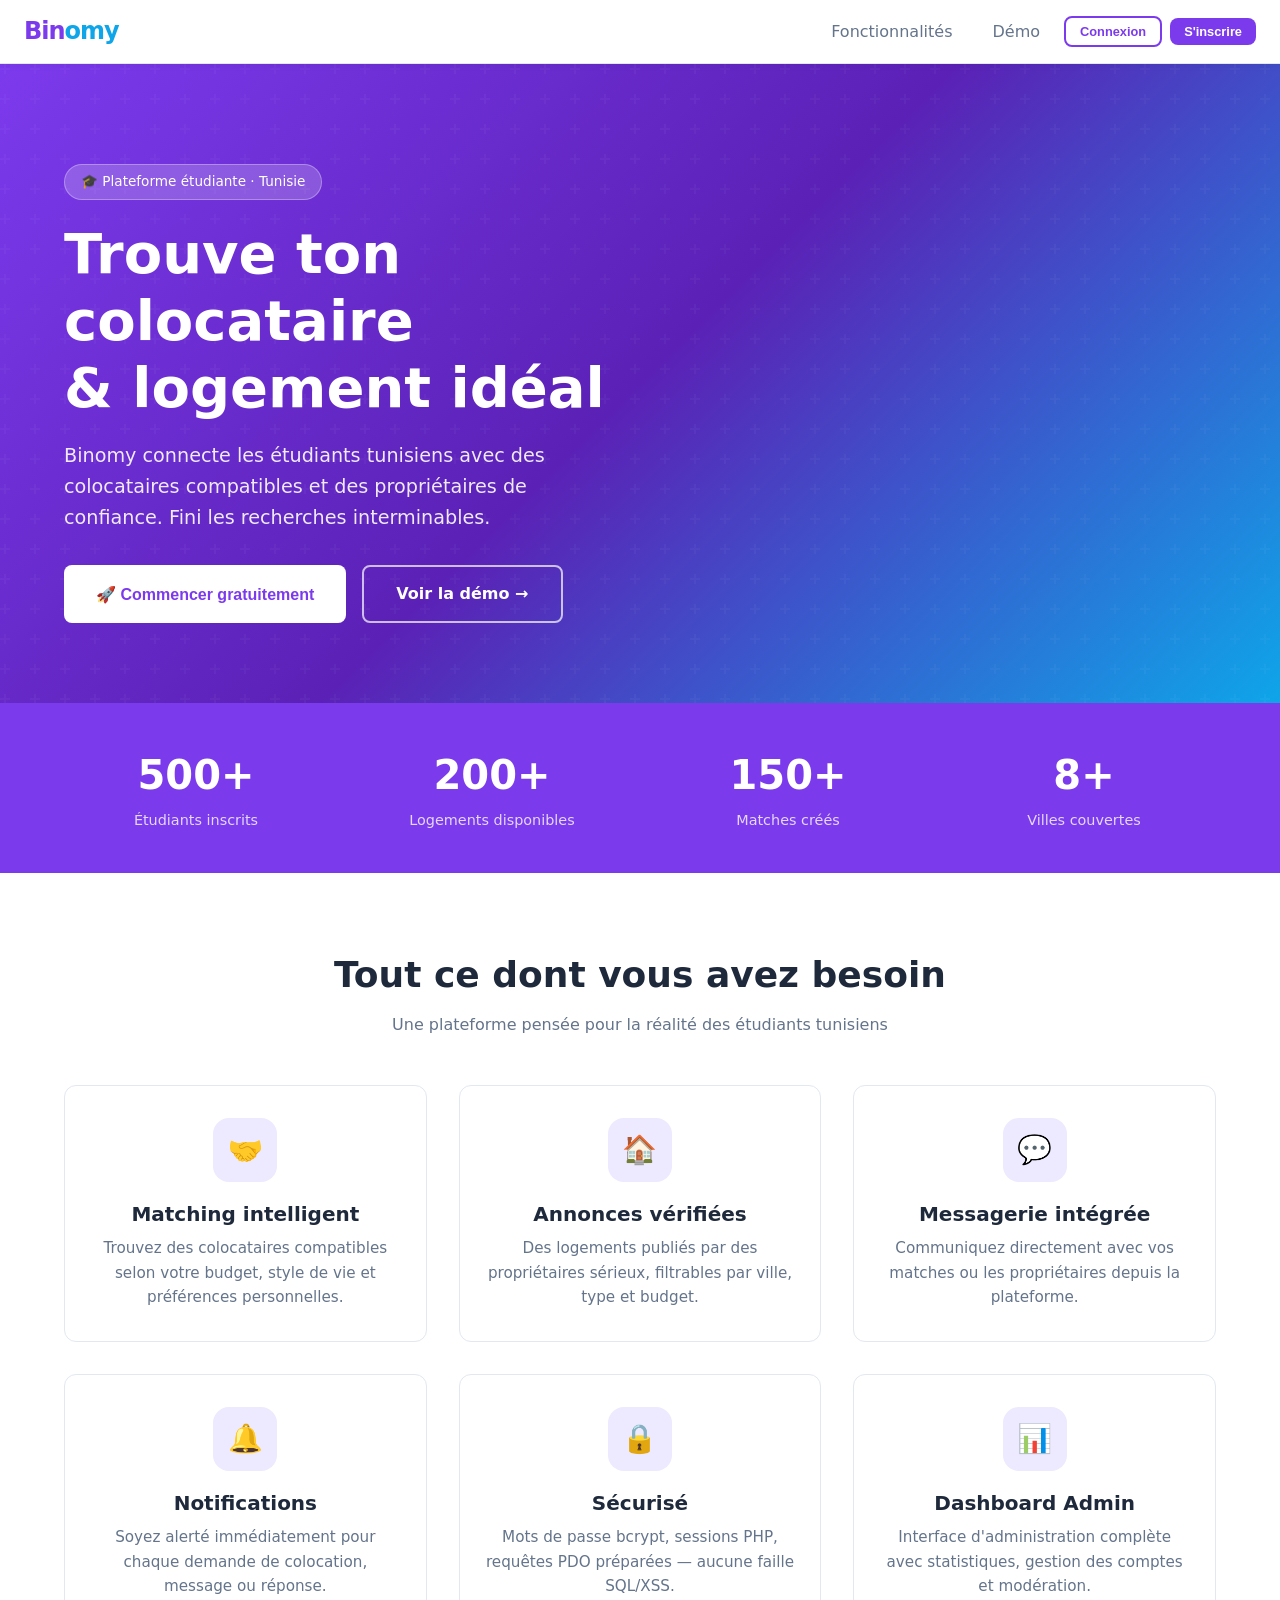
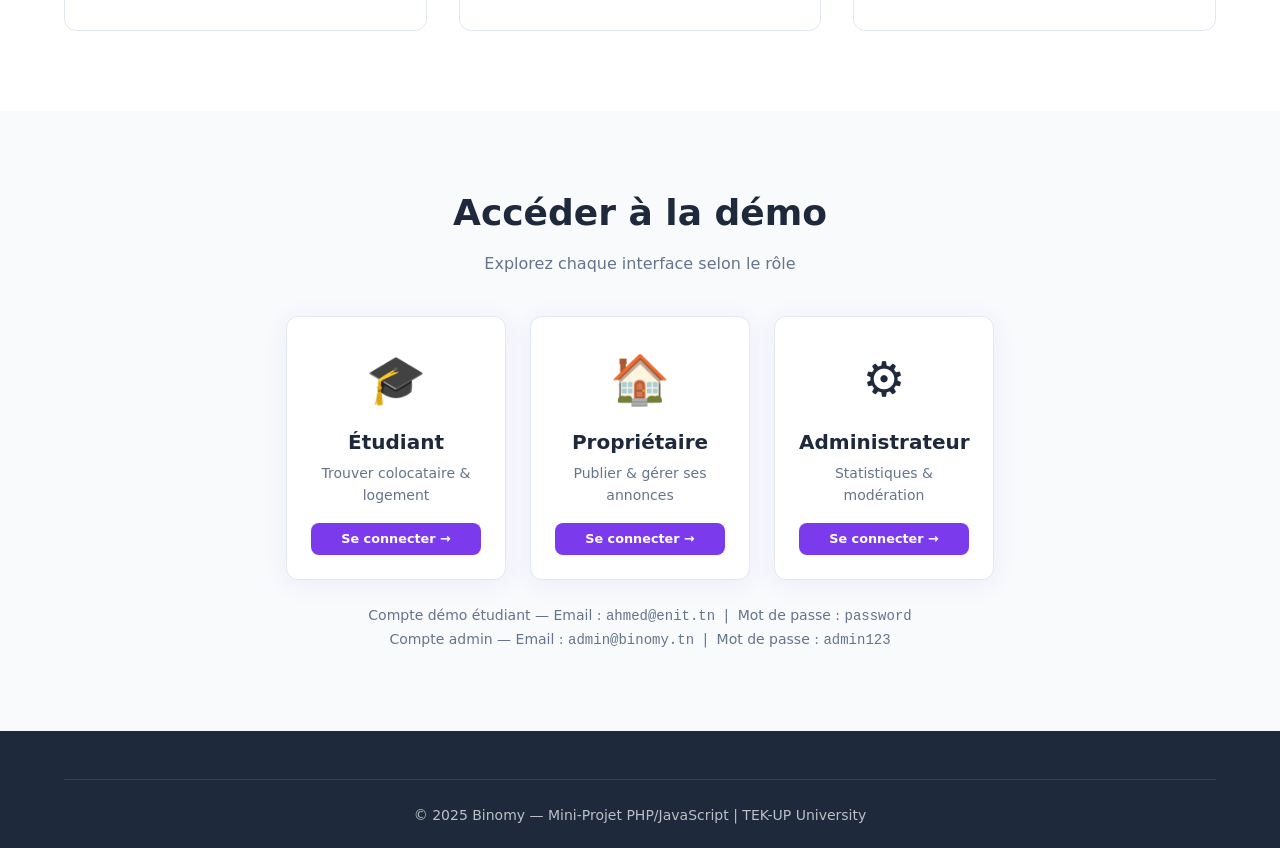
<file: index.html>
<!DOCTYPE html>
<html lang="fr">

<head>
    <meta charset="UTF-8">
    <meta name="viewport" content="width=device-width, initial-scale=1.0">
    <title>Binomy — Trouve ton colocataire idéal</title>
    <link rel="stylesheet" href="css/style.css">
</head>

<body>

    <!-- ===== NAVBAR ===== -->
    <nav class="navbar">
        <div class="navbar-brand">Bin<span>omy</span></div>
        <div class="navbar-links">
            <a href="#features">Fonctionnalités</a>
            <a href="#demo">Démo</a>
            <button class="btn btn-outline btn-sm" onclick="openModal('login')">Connexion</button>
            <button class="btn btn-primary btn-sm" onclick="openModal('register')">S'inscrire</button>
        </div>
    </nav>

    <!-- ===== HERO ===== -->
    <section class="hero">
        <div class="container">
            <div class="hero-content">
                <div
                    style="display:inline-block;background:rgba(255,255,255,.2);border:1px solid rgba(255,255,255,.3);border-radius:999px;padding:6px 16px;font-size:.85rem;margin-bottom:20px;">
                    🎓 Plateforme étudiante · Tunisie
                </div>
                <h1>Trouve ton colocataire<br>&amp; logement idéal</h1>
                <p>Binomy connecte les étudiants tunisiens avec des colocataires compatibles et des propriétaires de
                    confiance. Fini les recherches interminables.</p>
                <div class="hero-cta">
                    <button class="btn-white" onclick="openModal('register')">
                        🚀 Commencer gratuitement
                    </button>
                    <a href="#demo" class="btn-outline-white">Voir la démo →</a>
                </div>
            </div>
        </div>
    </section>

    <!-- ===== STATS ===== -->
    <div class="stats-bar">
        <div class="container">
            <div class="stats-grid">
                <div><span class="stat-number">500+</span><span class="stat-label">Étudiants inscrits</span></div>
                <div><span class="stat-number">200+</span><span class="stat-label">Logements disponibles</span></div>
                <div><span class="stat-number">150+</span><span class="stat-label">Matches créés</span></div>
                <div><span class="stat-number">8+</span><span class="stat-label">Villes couvertes</span></div>
            </div>
        </div>
    </div>

    <!-- ===== FEATURES ===== -->
    <section class="features" id="features">
        <div class="container">
            <h2 class="text-center">Tout ce dont vous avez besoin</h2>
            <p class="text-center text-muted mt-4">Une plateforme pensée pour la réalité des étudiants tunisiens</p>
            <div class="features-grid">
                <div class="feature-card">
                    <div class="feature-icon">🤝</div>
                    <h3>Matching intelligent</h3>
                    <p>Trouvez des colocataires compatibles selon votre budget, style de vie et préférences
                        personnelles.</p>
                </div>
                <div class="feature-card">
                    <div class="feature-icon">🏠</div>
                    <h3>Annonces vérifiées</h3>
                    <p>Des logements publiés par des propriétaires sérieux, filtrables par ville, type et budget.</p>
                </div>
                <div class="feature-card">
                    <div class="feature-icon">💬</div>
                    <h3>Messagerie intégrée</h3>
                    <p>Communiquez directement avec vos matches ou les propriétaires depuis la plateforme.</p>
                </div>
                <div class="feature-card">
                    <div class="feature-icon">🔔</div>
                    <h3>Notifications</h3>
                    <p>Soyez alerté immédiatement pour chaque demande de colocation, message ou réponse.</p>
                </div>
                <div class="feature-card">
                    <div class="feature-icon">🔒</div>
                    <h3>Sécurisé</h3>
                    <p>Mots de passe bcrypt, sessions PHP, requêtes PDO préparées — aucune faille SQL/XSS.</p>
                </div>
                <div class="feature-card">
                    <div class="feature-icon">📊</div>
                    <h3>Dashboard Admin</h3>
                    <p>Interface d'administration complète avec statistiques, gestion des comptes et modération.</p>
                </div>
            </div>
        </div>
    </section>

    <!-- ===== DEMO ===== -->
    <section style="padding:80px 0;background:var(--bg)" id="demo">
        <div class="container text-center">
            <h2>Accéder à la démo</h2>
            <p class="text-muted mt-4" style="margin-bottom:40px">Explorez chaque interface selon le rôle</p>
            <div style="display:flex;gap:24px;justify-content:center;flex-wrap:wrap">
                <div class="card demo-card" onclick="openModal('login')">
                    <div style="font-size:48px;margin-bottom:12px">🎓</div>
                    <h3>Étudiant</h3>
                    <p class="text-muted" style="font-size:.875rem;margin-top:8px">Trouver colocataire &amp; logement
                    </p>
                    <div class="btn btn-primary btn-sm" style="margin-top:16px;width:100%;justify-content:center">Se
                        connecter →</div>
                </div>
                <div class="card demo-card" onclick="openModal('login')">
                    <div style="font-size:48px;margin-bottom:12px">🏠</div>
                    <h3>Propriétaire</h3>
                    <p class="text-muted" style="font-size:.875rem;margin-top:8px">Publier &amp; gérer ses annonces</p>
                    <div class="btn btn-primary btn-sm" style="margin-top:16px;width:100%;justify-content:center">Se
                        connecter →</div>
                </div>
                <div class="card demo-card" onclick="openModal('login')">
                    <div style="font-size:48px;margin-bottom:12px">⚙️</div>
                    <h3>Administrateur</h3>
                    <p class="text-muted" style="font-size:.875rem;margin-top:8px">Statistiques &amp; modération</p>
                    <div class="btn btn-primary btn-sm" style="margin-top:16px;width:100%;justify-content:center">Se
                        connecter →</div>
                </div>
            </div>
            <p class="text-muted" style="margin-top:24px;font-size:.875rem">
                Compte démo étudiant — Email&nbsp;: <code>ahmed@enit.tn</code> &nbsp;|&nbsp; Mot de passe&nbsp;:
                <code>password</code><br>
                Compte admin — Email&nbsp;: <code>admin@binomy.tn</code> &nbsp;|&nbsp; Mot de passe&nbsp;:
                <code>admin123</code>
            </p>
        </div>
    </section>

    <!-- ===== FOOTER ===== -->
    <footer>
        <div class="container">
            <div class="footer-bottom">
                &copy; 2025 Binomy — Mini-Projet PHP/JavaScript | TEK-UP University
            </div>
        </div>
    </footer>

    <!-- ===== MODAL AUTH ===== -->
    <div class="modal-overlay" id="auth-modal" role="dialog" aria-modal="true" aria-labelledby="modal-title">
        <div class="modal">
            <button class="modal-close" onclick="closeModal()" aria-label="Fermer">✕</button>

            <div class="modal-tabs" role="tablist">
                <button class="modal-tab active" data-tab="login" role="tab"
                    onclick="switchTab('login')">Connexion</button>
                <button class="modal-tab" data-tab="register" role="tab"
                    onclick="switchTab('register')">Inscription</button>
            </div>

            <!-- Panneau Connexion -->
            <div id="panel-login" class="auth-panel" role="tabpanel">
                <div id="login-alert"></div>
                <form id="login-form" onsubmit="handleLogin(event)" novalidate>
                    <div class="form-group">
                        <label class="form-label" for="login-email">Adresse email</label>
                        <input type="email" id="login-email" class="form-control" placeholder="votre@email.com" required
                            autocomplete="email">
                    </div>
                    <div class="form-group">
                        <label class="form-label" for="login-password">Mot de passe</label>
                        <input type="password" id="login-password" class="form-control" placeholder="••••••" required
                            autocomplete="current-password">
                    </div>
                    <button type="submit" id="login-btn" class="btn btn-primary" style="width:100%"
                        data-label="Se connecter">
                        Se connecter
                    </button>
                </form>
                <p style="text-align:center;margin-top:16px;font-size:.875rem;color:var(--text-muted)">
                    Pas encore de compte ?
                    <a href="#" onclick="switchTab('register');return false">S'inscrire</a>
                </p>
            </div>

            <!-- Panneau Inscription -->
            <div id="panel-register" class="auth-panel" role="tabpanel" hidden>
                <div id="register-alert"></div>
                <form id="register-form" onsubmit="handleRegister(event)" novalidate>
                    <div class="form-group">
                        <label class="form-label" for="reg-name">Nom complet</label>
                        <input type="text" id="reg-name" class="form-control" placeholder="Ahmed Ben Ali" required
                            autocomplete="name">
                    </div>
                    <div class="form-group">
                        <label class="form-label" for="reg-email">Adresse email</label>
                        <input type="email" id="reg-email" class="form-control" placeholder="votre@email.com" required
                            autocomplete="email">
                    </div>
                    <div class="form-group">
                        <label class="form-label" for="reg-password">Mot de passe</label>
                        <input type="password" id="reg-password" class="form-control" placeholder="Min. 6 caractères"
                            required autocomplete="new-password">
                    </div>
                    <div class="form-group">
                        <label class="form-label" for="reg-role">Je suis…</label>
                        <select id="reg-role" class="form-control" required>
                            <option value="">-- Choisir un rôle --</option>
                            <option value="student">🎓 Étudiant</option>
                            <option value="locataire">🏠 Propriétaire</option>
                        </select>
                    </div>
                    <button type="submit" id="register-btn" class="btn btn-primary" style="width:100%"
                        data-label="Créer mon compte">
                        Créer mon compte
                    </button>
                </form>
                <p style="text-align:center;margin-top:16px;font-size:.875rem;color:var(--text-muted)">
                    Déjà inscrit ?
                    <a href="#" onclick="switchTab('login');return false">Se connecter</a>
                </p>
            </div>
        </div>
    </div>

    <!-- config.js : chemins API ; auth.js : login, register, modal -->
    <script src="js/config.js"></script>
    <script src="js/auth.js"></script>
</body>

</html>
</file>
<file: css/style.css>
/* ============================================================
   BINOMY — Feuille de style principale
   TEK-UP University | Mini-Projet PHP/JavaScript
   ============================================================ */

:root {
    --primary: #7C3AED;
    --primary-d: #5B21B6;
    --primary-l: #EDE9FE;
    --accent: #0EA5E9;
    --success: #10B981;
    --danger: #EF4444;
    --warning: #F59E0B;
    --text: #1E293B;
    --text-muted: #64748B;
    --border: #E2E8F0;
    --bg: #F8FAFC;
    --white: #FFFFFF;
    --radius: 12px;
    --shadow: 0 4px 24px rgba(124, 58, 237, .08);
    --shadow-lg: 0 8px 40px rgba(124, 58, 237, .14);
}

*,
*::before,
*::after {
    box-sizing: border-box;
    margin: 0;
    padding: 0;
}

html {
    scroll-behavior: smooth;
}

body {
    font-family: 'Segoe UI', system-ui, -apple-system, sans-serif;
    background: var(--bg);
    color: var(--text);
    line-height: 1.6;
    min-height: 100vh;
}

/* ---- TYPOGRAPHY ---- */
h1,
h2,
h3,
h4 {
    font-weight: 700;
    line-height: 1.2;
}

h1 {
    font-size: clamp(2rem, 5vw, 3.5rem);
}

h2 {
    font-size: clamp(1.5rem, 3vw, 2.25rem);
}

h3 {
    font-size: 1.25rem;
}

a {
    color: var(--primary);
    text-decoration: none;
}

a:hover {
    text-decoration: underline;
}

/* ---- LAYOUT ---- */
.container {
    max-width: 1200px;
    margin: 0 auto;
    padding: 0 24px;
}

.flex {
    display: flex;
}

.grid {
    display: grid;
}

.gap-4 {
    gap: 1rem;
}

.gap-6 {
    gap: 1.5rem;
}

.mt-4 {
    margin-top: 1rem;
}

.mt-8 {
    margin-top: 2rem;
}

.mb-4 {
    margin-bottom: 1rem;
}

.text-center {
    text-align: center;
}

.text-muted {
    color: var(--text-muted);
}

/* ---- NAVBAR ---- */
.navbar {
    background: var(--white);
    border-bottom: 1px solid var(--border);
    padding: 0 24px;
    height: 64px;
    display: flex;
    align-items: center;
    justify-content: space-between;
    position: sticky;
    top: 0;
    z-index: 100;
    box-shadow: 0 1px 8px rgba(0, 0, 0, .06);
}

.navbar-brand {
    font-size: 1.5rem;
    font-weight: 800;
    color: var(--primary);
    letter-spacing: -1px;
    text-decoration: none;
}

.navbar-brand span {
    color: var(--accent);
}

.navbar-links {
    display: flex;
    align-items: center;
    gap: 8px;
}

.navbar-links a {
    padding: 8px 16px;
    border-radius: 8px;
    color: var(--text-muted);
    font-weight: 500;
    transition: all .2s;
}

.navbar-links a:hover {
    background: var(--primary-l);
    color: var(--primary);
    text-decoration: none;
}

/* ---- BUTTONS ---- */
.btn {
    display: inline-flex;
    align-items: center;
    gap: 8px;
    padding: 10px 20px;
    border-radius: 8px;
    font-weight: 600;
    font-size: .9rem;
    cursor: pointer;
    border: none;
    transition: all .2s;
    text-decoration: none;
}

.btn-primary {
    background: var(--primary);
    color: var(--white);
}

.btn-primary:hover {
    background: var(--primary-d);
    text-decoration: none;
    color: var(--white);
}

.btn-outline {
    background: transparent;
    border: 2px solid var(--primary);
    color: var(--primary);
}

.btn-outline:hover {
    background: var(--primary);
    color: var(--white);
    text-decoration: none;
}

.btn-danger {
    background: var(--danger);
    color: var(--white);
}

.btn-danger:hover {
    background: #DC2626;
}

.btn-success {
    background: var(--success);
    color: var(--white);
}

.btn-success:hover {
    background: #059669;
}

.btn-sm {
    padding: 6px 14px;
    font-size: .8rem;
}

.btn-lg {
    padding: 14px 32px;
    font-size: 1.05rem;
}

.btn:disabled {
    opacity: .5;
    cursor: not-allowed;
}

/* ---- CARDS ---- */
.card {
    background: var(--white);
    border-radius: var(--radius);
    border: 1px solid var(--border);
    padding: 24px;
    box-shadow: var(--shadow);
}

.card-header {
    display: flex;
    align-items: center;
    justify-content: space-between;
    margin-bottom: 16px;
    padding-bottom: 16px;
    border-bottom: 1px solid var(--border);
}

/* Demo cards on landing page */
.demo-card {
    width: 220px;
    cursor: pointer;
    text-decoration: none;
    transition: all .2s;
}

.demo-card:hover {
    transform: translateY(-4px);
    box-shadow: var(--shadow-lg);
}

/* ---- FORMS ---- */
.form-group {
    margin-bottom: 18px;
}

.form-label {
    display: block;
    font-weight: 600;
    margin-bottom: 6px;
    font-size: .875rem;
    color: var(--text);
}

.form-control {
    width: 100%;
    padding: 10px 14px;
    border: 1.5px solid var(--border);
    border-radius: 8px;
    font-size: .95rem;
    transition: border-color .2s, box-shadow .2s;
    background: var(--white);
    color: var(--text);
    font-family: inherit;
}

.form-control:focus {
    outline: none;
    border-color: var(--primary);
    box-shadow: 0 0 0 3px rgba(124, 58, 237, .12);
}

select.form-control {
    appearance: none;
    background-image: url("data:image/svg+xml,%3Csvg xmlns='http://www.w3.org/2000/svg' width='12' height='12' viewBox='0 0 12 12'%3E%3Cpath fill='%2364748B' d='M6 8L1 3h10z'/%3E%3C/svg%3E");
    background-repeat: no-repeat;
    background-position: right 12px center;
    padding-right: 36px;
}

textarea.form-control {
    resize: vertical;
    min-height: 100px;
}

input[type="file"].form-control {
    padding: 8px;
}

/* ---- BADGES ---- */
.badge {
    display: inline-flex;
    align-items: center;
    padding: 3px 10px;
    border-radius: 999px;
    font-size: .75rem;
    font-weight: 600;
}

.badge-primary {
    background: var(--primary-l);
    color: var(--primary);
}

.badge-success {
    background: #D1FAE5;
    color: #065F46;
}

.badge-danger {
    background: #FEE2E2;
    color: #991B1B;
}

.badge-warning {
    background: #FEF3C7;
    color: #92400E;
}

.badge-info {
    background: #E0F2FE;
    color: #075985;
}

/* ---- ALERTS ---- */
.alert {
    padding: 12px 16px;
    border-radius: 8px;
    margin-bottom: 16px;
    font-size: .9rem;
}

.alert-error {
    background: #FEE2E2;
    color: #991B1B;
    border-left: 4px solid var(--danger);
}

.alert-success {
    background: #D1FAE5;
    color: #065F46;
    border-left: 4px solid var(--success);
}

.alert-info {
    background: #E0F2FE;
    color: #075985;
    border-left: 4px solid var(--accent);
}

/* ---- HERO ---- */
.hero {
    background: linear-gradient(135deg, var(--primary) 0%, #5B21B6 50%, #0EA5E9 100%);
    padding: 100px 0 80px;
    color: var(--white);
    position: relative;
    overflow: hidden;
}

.hero::before {
    content: '';
    position: absolute;
    inset: 0;
    background: url("data:image/svg+xml,%3Csvg width='60' height='60' viewBox='0 0 60 60' xmlns='http://www.w3.org/2000/svg'%3E%3Cg fill='none' fill-rule='evenodd'%3E%3Cg fill='%23ffffff' fill-opacity='0.03'%3E%3Cpath d='M36 34v-4h-2v4h-4v2h4v4h2v-4h4v-2h-4zm0-30V0h-2v4h-4v2h4v4h2V6h4V4h-4zM6 34v-4H4v4H0v2h4v4h2v-4h4v-2H6zM6 4V0H4v4H0v2h4v4h2V6h4V4H6z'/%3E%3C/g%3E%3C/g%3E%3C/svg%3E");
}

.hero-content {
    position: relative;
    z-index: 1;
    max-width: 700px;
}

.hero h1 {
    margin-bottom: 20px;
}

.hero p {
    font-size: 1.2rem;
    opacity: .9;
    margin-bottom: 32px;
    max-width: 560px;
}

.hero-cta {
    display: flex;
    gap: 16px;
    flex-wrap: wrap;
}

.btn-white {
    background: var(--white);
    color: var(--primary);
    font-weight: 700;
    padding: 14px 32px;
    border-radius: 8px;
    display: inline-flex;
    align-items: center;
    gap: 8px;
    transition: all .2s;
    border: none;
    cursor: pointer;
    font-size: 1rem;
}

.btn-white:hover {
    transform: translateY(-2px);
    box-shadow: 0 8px 24px rgba(0, 0, 0, .2);
    text-decoration: none;
    color: var(--primary);
}

.btn-outline-white {
    background: transparent;
    border: 2px solid rgba(255, 255, 255, .7);
    color: var(--white);
    padding: 14px 32px;
    border-radius: 8px;
    font-weight: 600;
    font-size: 1rem;
    cursor: pointer;
    transition: all .2s;
    text-decoration: none;
    display: inline-flex;
    align-items: center;
}

.btn-outline-white:hover {
    background: rgba(255, 255, 255, .15);
    text-decoration: none;
    color: var(--white);
}

/* ---- FEATURES ---- */
.features {
    padding: 80px 0;
    background: var(--white);
}

.features-grid {
    display: grid;
    grid-template-columns: repeat(auto-fit, minmax(280px, 1fr));
    gap: 32px;
    margin-top: 48px;
}

.feature-card {
    text-align: center;
    padding: 32px 24px;
    border-radius: var(--radius);
    border: 1px solid var(--border);
    transition: all .3s;
}

.feature-card:hover {
    border-color: var(--primary);
    box-shadow: var(--shadow-lg);
    transform: translateY(-4px);
}

.feature-icon {
    width: 64px;
    height: 64px;
    background: var(--primary-l);
    border-radius: 16px;
    display: flex;
    align-items: center;
    justify-content: center;
    margin: 0 auto 20px;
    font-size: 28px;
}

.feature-card h3 {
    margin-bottom: 10px;
}

.feature-card p {
    color: var(--text-muted);
    font-size: .95rem;
}

/* ---- STATS BAR ---- */
.stats-bar {
    background: var(--primary);
    color: var(--white);
    padding: 40px 0;
}

.stats-grid {
    display: grid;
    grid-template-columns: repeat(auto-fit, minmax(150px, 1fr));
    gap: 32px;
    text-align: center;
}

.stat-number {
    font-size: 2.5rem;
    font-weight: 800;
    display: block;
}

.stat-label {
    opacity: .8;
    font-size: .9rem;
}

/* ---- MODAL ---- */
.modal-overlay {
    position: fixed;
    inset: 0;
    background: rgba(0, 0, 0, .5);
    z-index: 1000;
    display: flex;
    align-items: center;
    justify-content: center;
    padding: 24px;
    opacity: 0;
    visibility: hidden;
    transition: all .3s;
}

.modal-overlay.open {
    opacity: 1;
    visibility: visible;
}

.modal {
    background: var(--white);
    border-radius: var(--radius);
    padding: 32px;
    width: 100%;
    max-width: 460px;
    max-height: 90vh;
    overflow-y: auto;
    transform: translateY(20px);
    transition: transform .3s;
    position: relative;
}

.modal-overlay.open .modal {
    transform: translateY(0);
}

.modal-close {
    position: absolute;
    top: 16px;
    right: 16px;
    background: none;
    border: none;
    font-size: 1.5rem;
    cursor: pointer;
    color: var(--text-muted);
    line-height: 1;
    padding: 4px;
    border-radius: 4px;
    transition: color .2s;
}

.modal-close:hover {
    color: var(--text);
}

.modal-body {
    /* Contenu dynamique de la modal annonce */
}

.modal-tabs {
    display: flex;
    gap: 4px;
    background: var(--bg);
    border-radius: 8px;
    padding: 4px;
    margin-bottom: 24px;
}

.modal-tab {
    flex: 1;
    padding: 8px;
    text-align: center;
    border-radius: 6px;
    cursor: pointer;
    font-weight: 600;
    font-size: .9rem;
    transition: all .2s;
    color: var(--text-muted);
    border: none;
    background: transparent;
}

.modal-tab.active {
    background: var(--white);
    color: var(--primary);
    box-shadow: 0 1px 6px rgba(0, 0, 0, .1);
}

/* ---- DASHBOARD ---- */
.dashboard-layout {
    display: grid;
    grid-template-columns: 240px 1fr;
    min-height: calc(100vh - 64px);
}

.sidebar {
    background: var(--white);
    border-right: 1px solid var(--border);
    padding: 24px 12px;
    position: sticky;
    top: 64px;
    height: calc(100vh - 64px);
    overflow-y: auto;
}

.sidebar-menu {
    list-style: none;
}

.sidebar-menu li {
    margin-bottom: 4px;
}

.sidebar-menu a {
    display: flex;
    align-items: center;
    gap: 12px;
    padding: 10px 16px;
    border-radius: 8px;
    color: var(--text-muted);
    font-weight: 500;
    transition: all .2s;
    text-decoration: none;
}

.sidebar-menu a:hover,
.sidebar-menu a.active {
    background: var(--primary-l);
    color: var(--primary);
    text-decoration: none;
}

.sidebar-menu a.active {
    font-weight: 700;
}

.sidebar-icon {
    width: 20px;
    text-align: center;
}

.sidebar-section-title {
    font-size: .7rem;
    font-weight: 700;
    text-transform: uppercase;
    letter-spacing: 1px;
    color: var(--text-muted);
    padding: 12px 16px 4px;
}

.main-content {
    padding: 32px;
}

.page-title {
    font-size: 1.75rem;
    font-weight: 700;
    margin-bottom: 8px;
}

.page-subtitle {
    color: var(--text-muted);
    margin-bottom: 32px;
}

/* ---- STATS CARDS ---- */
.stats-cards {
    display: grid;
    grid-template-columns: repeat(auto-fit, minmax(200px, 1fr));
    gap: 20px;
    margin-bottom: 32px;
}

.stat-card {
    background: var(--white);
    border: 1px solid var(--border);
    border-radius: var(--radius);
    padding: 20px;
    display: flex;
    align-items: center;
    gap: 16px;
}

.stat-card-icon {
    width: 48px;
    height: 48px;
    border-radius: 12px;
    display: flex;
    align-items: center;
    justify-content: center;
    font-size: 20px;
    flex-shrink: 0;
}

.icon-purple {
    background: var(--primary-l);
}

.icon-blue {
    background: #E0F2FE;
}

.icon-green {
    background: #D1FAE5;
}

.icon-orange {
    background: #FEF3C7;
}

.stat-card-info .stat-num {
    font-size: 1.75rem;
    font-weight: 700;
    line-height: 1;
}

.stat-card-info .stat-lbl {
    font-size: .8rem;
    color: var(--text-muted);
    margin-top: 4px;
}

/* ---- STUDENT CARDS ---- */
.students-grid {
    display: grid;
    grid-template-columns: repeat(auto-fill, minmax(280px, 1fr));
    gap: 20px;
}

.student-card {
    background: var(--white);
    border: 1px solid var(--border);
    border-radius: var(--radius);
    padding: 20px;
    transition: all .2s;
}

.student-card:hover {
    box-shadow: var(--shadow-lg);
    border-color: var(--primary);
    transform: translateY(-2px);
}

.student-avatar {
    width: 56px;
    height: 56px;
    border-radius: 50%;
    background: linear-gradient(135deg, var(--primary), var(--accent));
    color: var(--white);
    display: flex;
    align-items: center;
    justify-content: center;
    font-size: 1.25rem;
    font-weight: 700;
    flex-shrink: 0;
}

.student-card-header {
    display: flex;
    align-items: center;
    gap: 12px;
    margin-bottom: 12px;
}

.student-name {
    font-weight: 700;
    font-size: 1rem;
}

.student-city {
    color: var(--text-muted);
    font-size: .85rem;
}

.student-bio {
    font-size: .875rem;
    color: var(--text-muted);
    margin-bottom: 12px;
    line-height: 1.5;
    display: -webkit-box;
    -webkit-line-clamp: 2;
    -webkit-box-orient: vertical;
    overflow: hidden;
}

.student-tags {
    display: flex;
    flex-wrap: wrap;
    gap: 6px;
    margin-bottom: 14px;
}

.student-budget {
    font-size: .85rem;
    font-weight: 600;
    color: var(--primary);
}

/* ---- LISTING CARDS ---- */
.listings-grid {
    display: grid;
    grid-template-columns: repeat(auto-fill, minmax(300px, 1fr));
    gap: 24px;
}

.listing-card {
    background: var(--white);
    border: 1px solid var(--border);
    border-radius: var(--radius);
    overflow: hidden;
    transition: all .2s;
}

.listing-card:hover {
    box-shadow: var(--shadow-lg);
    transform: translateY(-2px);
}

.listing-img {
    width: 100%;
    height: 180px;
    object-fit: cover;
    background: linear-gradient(135deg, var(--primary-l), #E0F2FE);
    display: flex;
    align-items: center;
    justify-content: center;
    font-size: 48px;
    color: var(--primary);
}

.listing-body {
    padding: 16px;
}

.listing-price {
    font-size: 1.3rem;
    font-weight: 800;
    color: var(--primary);
}

.listing-price span {
    font-size: .85rem;
    font-weight: 400;
    color: var(--text-muted);
}

.listing-title {
    font-weight: 700;
    margin: 4px 0 8px;
    font-size: 1rem;
}

.listing-meta {
    display: flex;
    gap: 12px;
    color: var(--text-muted);
    font-size: .8rem;
    flex-wrap: wrap;
}

/* ---- TABLE ---- */
.table-wrap {
    overflow-x: auto;
    border-radius: var(--radius);
    border: 1px solid var(--border);
}

table {
    width: 100%;
    border-collapse: collapse;
}

th,
td {
    padding: 12px 16px;
    text-align: left;
    border-bottom: 1px solid var(--border);
    font-size: .9rem;
}

th {
    background: var(--bg);
    font-weight: 600;
    color: var(--text-muted);
    font-size: .8rem;
    text-transform: uppercase;
    letter-spacing: .5px;
}

tr:last-child td {
    border-bottom: none;
}

tr:hover td {
    background: var(--bg);
}

/* ---- CHAT ---- */
.chat-layout {
    display: grid;
    grid-template-columns: 280px 1fr;
    height: 600px;
    border: 1px solid var(--border);
    border-radius: var(--radius);
    overflow: hidden;
    background: var(--white);
}

.chat-list {
    border-right: 1px solid var(--border);
    overflow-y: auto;
}

.chat-list-item {
    display: flex;
    align-items: center;
    gap: 12px;
    padding: 14px 16px;
    cursor: pointer;
    border-bottom: 1px solid var(--border);
    transition: background .15s;
}

.chat-list-item:hover,
.chat-list-item.active {
    background: var(--primary-l);
}

.chat-area {
    display: flex;
    flex-direction: column;
}

.chat-messages {
    flex: 1;
    padding: 20px;
    overflow-y: auto;
    display: flex;
    flex-direction: column;
    gap: 12px;
}

.chat-bubble {
    max-width: 70%;
    padding: 10px 14px;
    border-radius: 16px;
    font-size: .9rem;
    line-height: 1.5;
    word-break: break-word;
}

.chat-bubble.sent {
    background: var(--primary);
    color: var(--white);
    align-self: flex-end;
    border-bottom-right-radius: 4px;
}

.chat-bubble.recv {
    background: var(--bg);
    color: var(--text);
    align-self: flex-start;
    border-bottom-left-radius: 4px;
}

.chat-input-area {
    padding: 16px;
    border-top: 1px solid var(--border);
    display: flex;
    gap: 10px;
}

.chat-input-area input {
    flex: 1;
}

/* ---- NOTIFICATION BELL ---- */
.notif-btn {
    position: relative;
    background: none;
    border: none;
    cursor: pointer;
    padding: 8px;
    border-radius: 8px;
    font-size: 1.2rem;
    color: var(--text-muted);
    transition: all .2s;
}

.notif-btn:hover {
    background: var(--primary-l);
    color: var(--primary);
}

.notif-badge {
    position: absolute;
    top: 2px;
    right: 2px;
    background: var(--danger);
    color: var(--white);
    border-radius: 999px;
    font-size: 10px;
    font-weight: 700;
    min-width: 16px;
    height: 16px;
    display: flex;
    align-items: center;
    justify-content: center;
    padding: 0 4px;
}

/* ---- FOOTER ---- */
footer {
    background: var(--text);
    color: rgba(255, 255, 255, .7);
    padding: 48px 0 24px;
}

.footer-bottom {
    border-top: 1px solid rgba(255, 255, 255, .1);
    padding-top: 24px;
    text-align: center;
    font-size: .875rem;
}

/* ---- SPINNER ---- */
.spinner {
    width: 36px;
    height: 36px;
    border: 3px solid var(--border);
    border-top-color: var(--primary);
    border-radius: 50%;
    animation: spin .7s linear infinite;
    margin: 40px auto;
}

@keyframes spin {
    to {
        transform: rotate(360deg);
    }
}

/* ---- EMPTY STATE ---- */
.empty-state {
    text-align: center;
    padding: 60px 20px;
    color: var(--text-muted);
}

.empty-state-icon {
    font-size: 64px;
    margin-bottom: 16px;
    opacity: .4;
}

.empty-state h3 {
    color: var(--text);
    margin-bottom: 8px;
}

/* ---- ANIMATIONS ---- */
@keyframes fadeIn {
    from {
        opacity: 0;
        transform: translateY(8px);
    }

    to {
        opacity: 1;
        transform: translateY(0);
    }
}

/* ---- RESPONSIVE ---- */
@media (max-width: 768px) {
    .dashboard-layout {
        grid-template-columns: 1fr;
    }

    .sidebar {
        display: none;
    }

    .main-content {
        padding: 20px;
    }

    .chat-layout {
        grid-template-columns: 1fr;
        height: auto;
    }

    .chat-list {
        height: 200px;
    }

    .chat-messages {
        height: 300px;
    }

    .hero {
        padding: 60px 0;
    }

    .hero-cta {
        flex-direction: column;
    }

    .stats-cards {
        grid-template-columns: 1fr 1fr;
    }
}

@media (max-width: 480px) {
    .stats-cards {
        grid-template-columns: 1fr;
    }

    .listings-grid {
        grid-template-columns: 1fr;
    }

    .students-grid {
        grid-template-columns: 1fr;
    }
}
</file>
